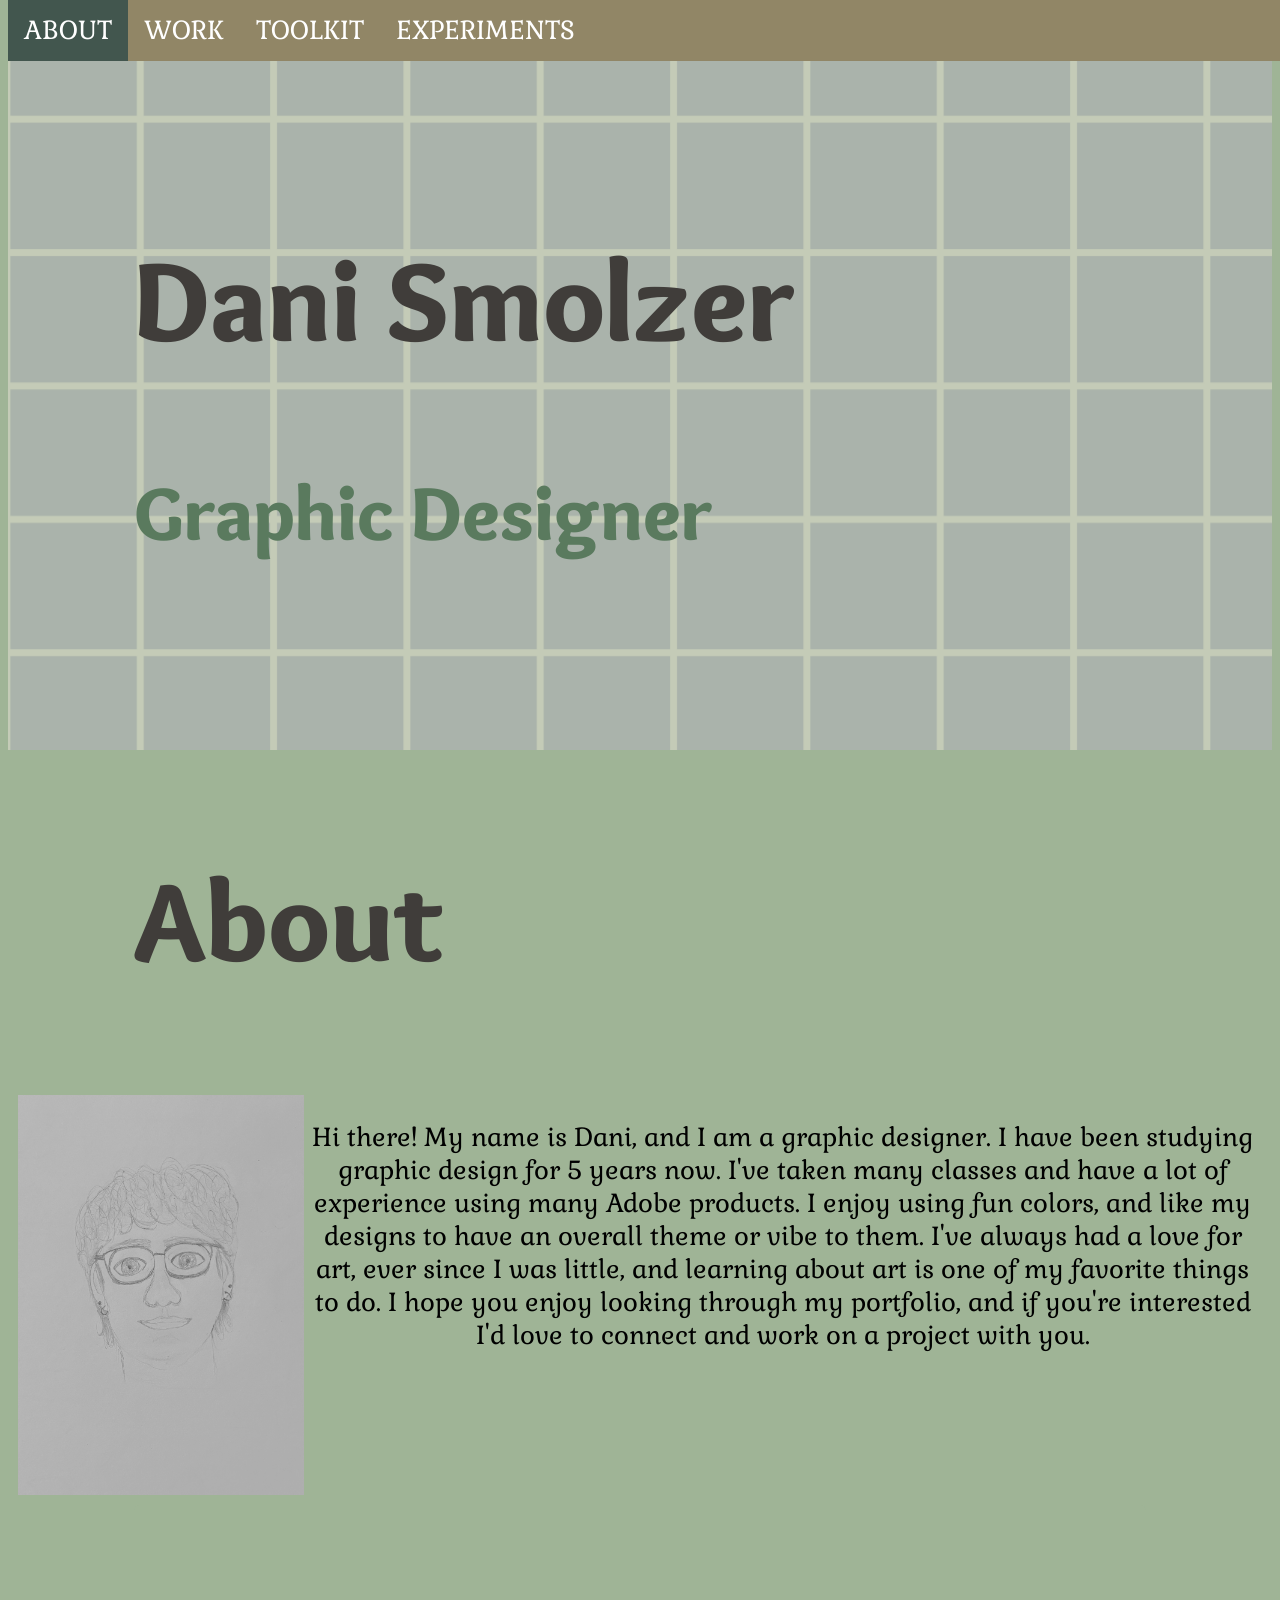
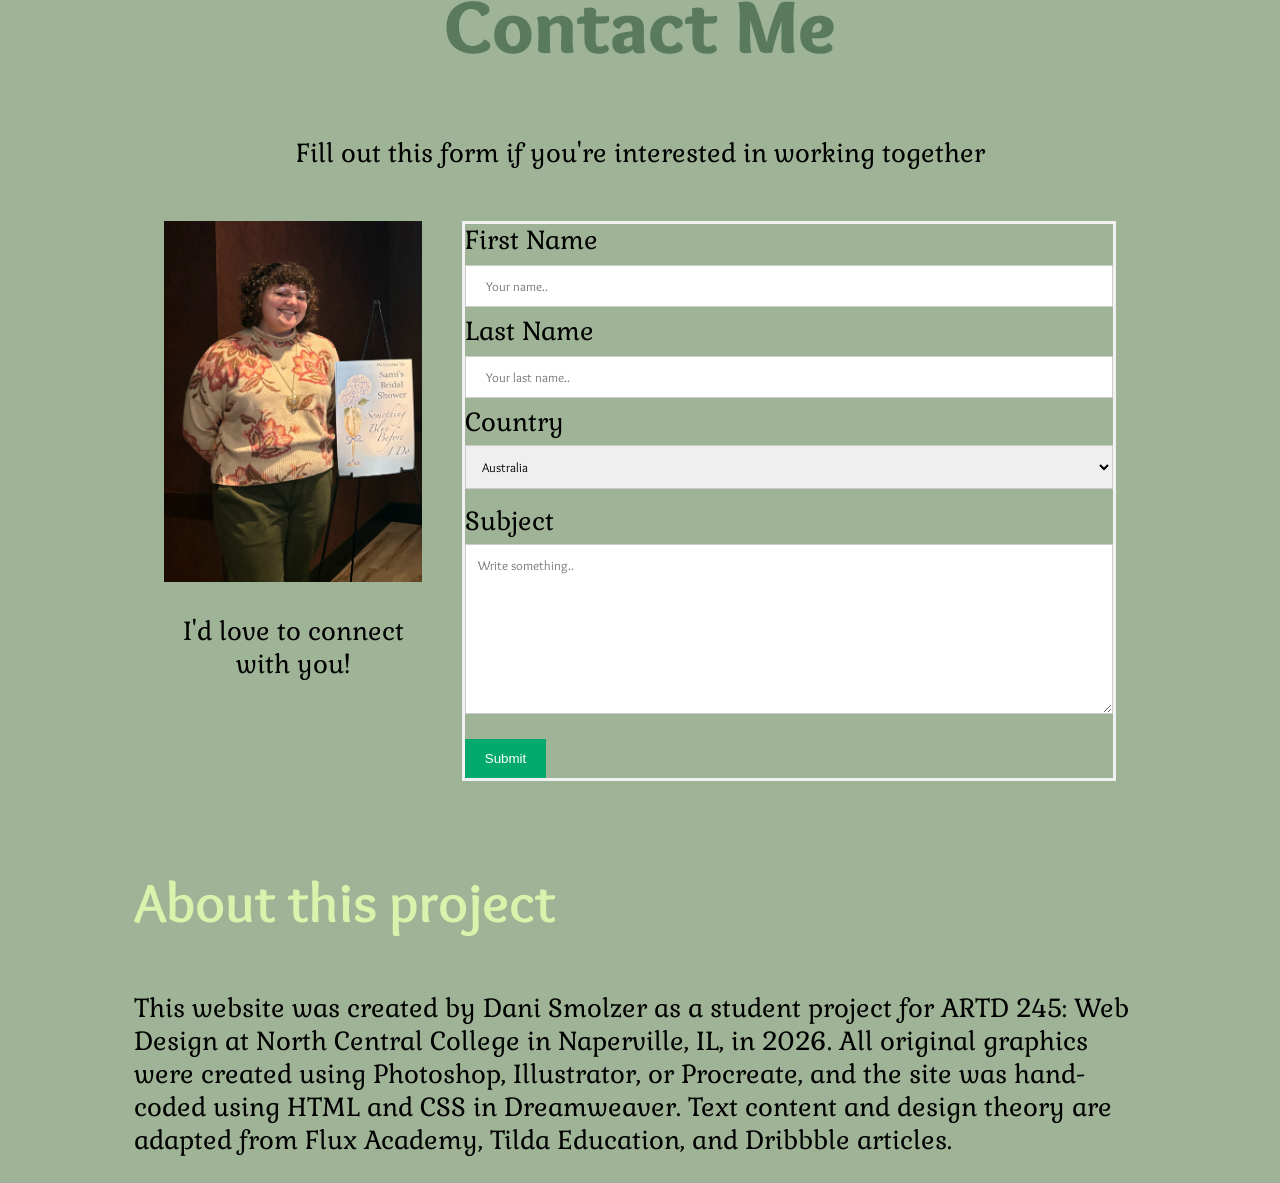
<file: index.html>
<!doctype html>
<html>
<head>
<meta charset="UTF-8">
<title>About</title>
<link href="style.css" rel="stylesheet" type="text/css">
	<link rel="preconnect" href="https://fonts.googleapis.com">
<link rel="preconnect" href="https://fonts.gstatic.com" crossorigin>
<link href="https://fonts.googleapis.com/css2?family=Gabriela&family=Glass+Antiqua&family=Overlock:wght@400;700;900&display=swap" rel="stylesheet">
</head>

<body class="sectionBG">
	<nav> <!--Navigation bar-->
	<ul class="topnav">
  <li><a class="active" href="about.html">ABOUT</a></li>
  <li><a href="work.html">WORK</a></li>
  <li><a href="toolkit.html">TOOLKIT</a></li>
  <li><a href="experiments.html">EXPERIMENTS</a></li>
</ul>
	</nav>
	
	<section class="hero">
	<h1>Dani Smolzer</h1>
		<h2>Graphic Designer</h2>			 
	</section>
	
	
	<section>
	<header>
	<h1>About</h1>
	
	</header>
	</section>
	<section class="flexcontainer">
	<img src="Images/Me_drawing.png" alt="image" width="400" height="400">
		<p>Hi there! My name is Dani, and I am a graphic designer. I have been studying graphic design for 5 years now. I've taken many classes and have a lot of experience using many Adobe products. I enjoy using fun colors, and like my designs to have an overall theme or vibe to them. I've always had a love for art, ever since I was little, and learning about art is one of my favorite things to do. I hope you enjoy looking through my portfolio, and if you're interested I'd love to connect and work on a project with you.</p>
	</section>
	
	
	<section>
	
<div class="container">
  <div style="text-align:center">
    <h2>Contact Me</h2>
    <p>Fill out this form if you're interested in working together</p>
  </div>
  <div class="row">
    <div class="columnLeft">
      <img src="Images/me.png" alt="image" width="100%">
		<p class="textcenter">I'd love to connect with you!</p>
    </div><!--code for contact boxes-->
    <div class="columnRight">
      <form action="/action_page.php">
        <label for="fname">First Name</label>
        <input type="text" id="fname" name="firstname" placeholder="Your name..">
        <label for="lname">Last Name</label>
        <input type="text" id="lname" name="lastname" placeholder="Your last name..">
        <label for="country">Country</label>
        <select id="country" name="country">
          <option value="australia">Australia</option>
          <option value="canada">Canada</option>
          <option value="usa">USA</option>
        </select>
        <label for="subject">Subject</label>
        <textarea id="subject" name="subject" placeholder="Write something.." style="height:170px"></textarea>
        <input type="submit" value="Submit">
      </form>
    </div> 
  </div>
</div>
	</section>
	<section>
<h3>About this project</h3>
<p>This website was created by Dani Smolzer as a student project for ARTD 245: Web Design at North Central College in Naperville, IL, in 2026. All original graphics were created using Photoshop, Illustrator, or Procreate, and the site was hand-coded using HTML and CSS in Dreamweaver. Text content and design theory are adapted from Flux Academy, Tilda Education, and Dribbble articles.
</p>
	</section>
	
</body>
</html>
</file>
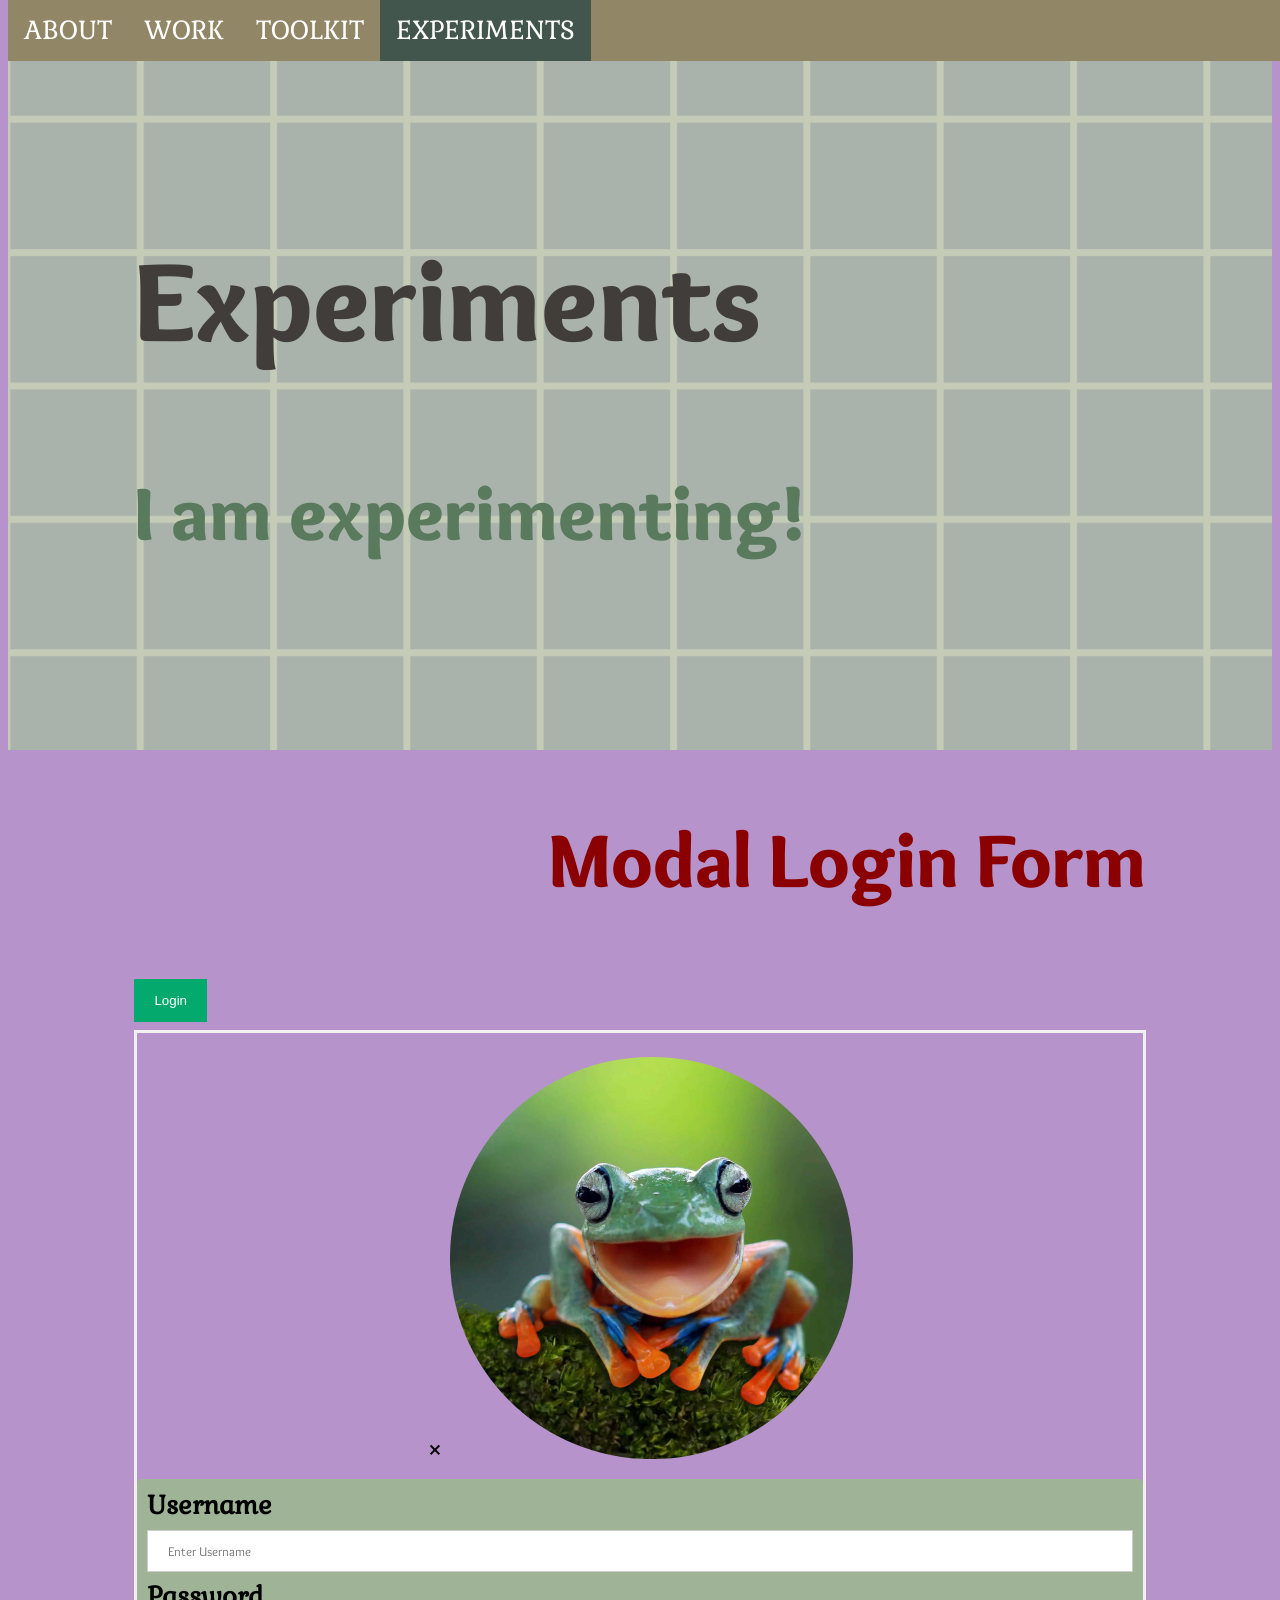
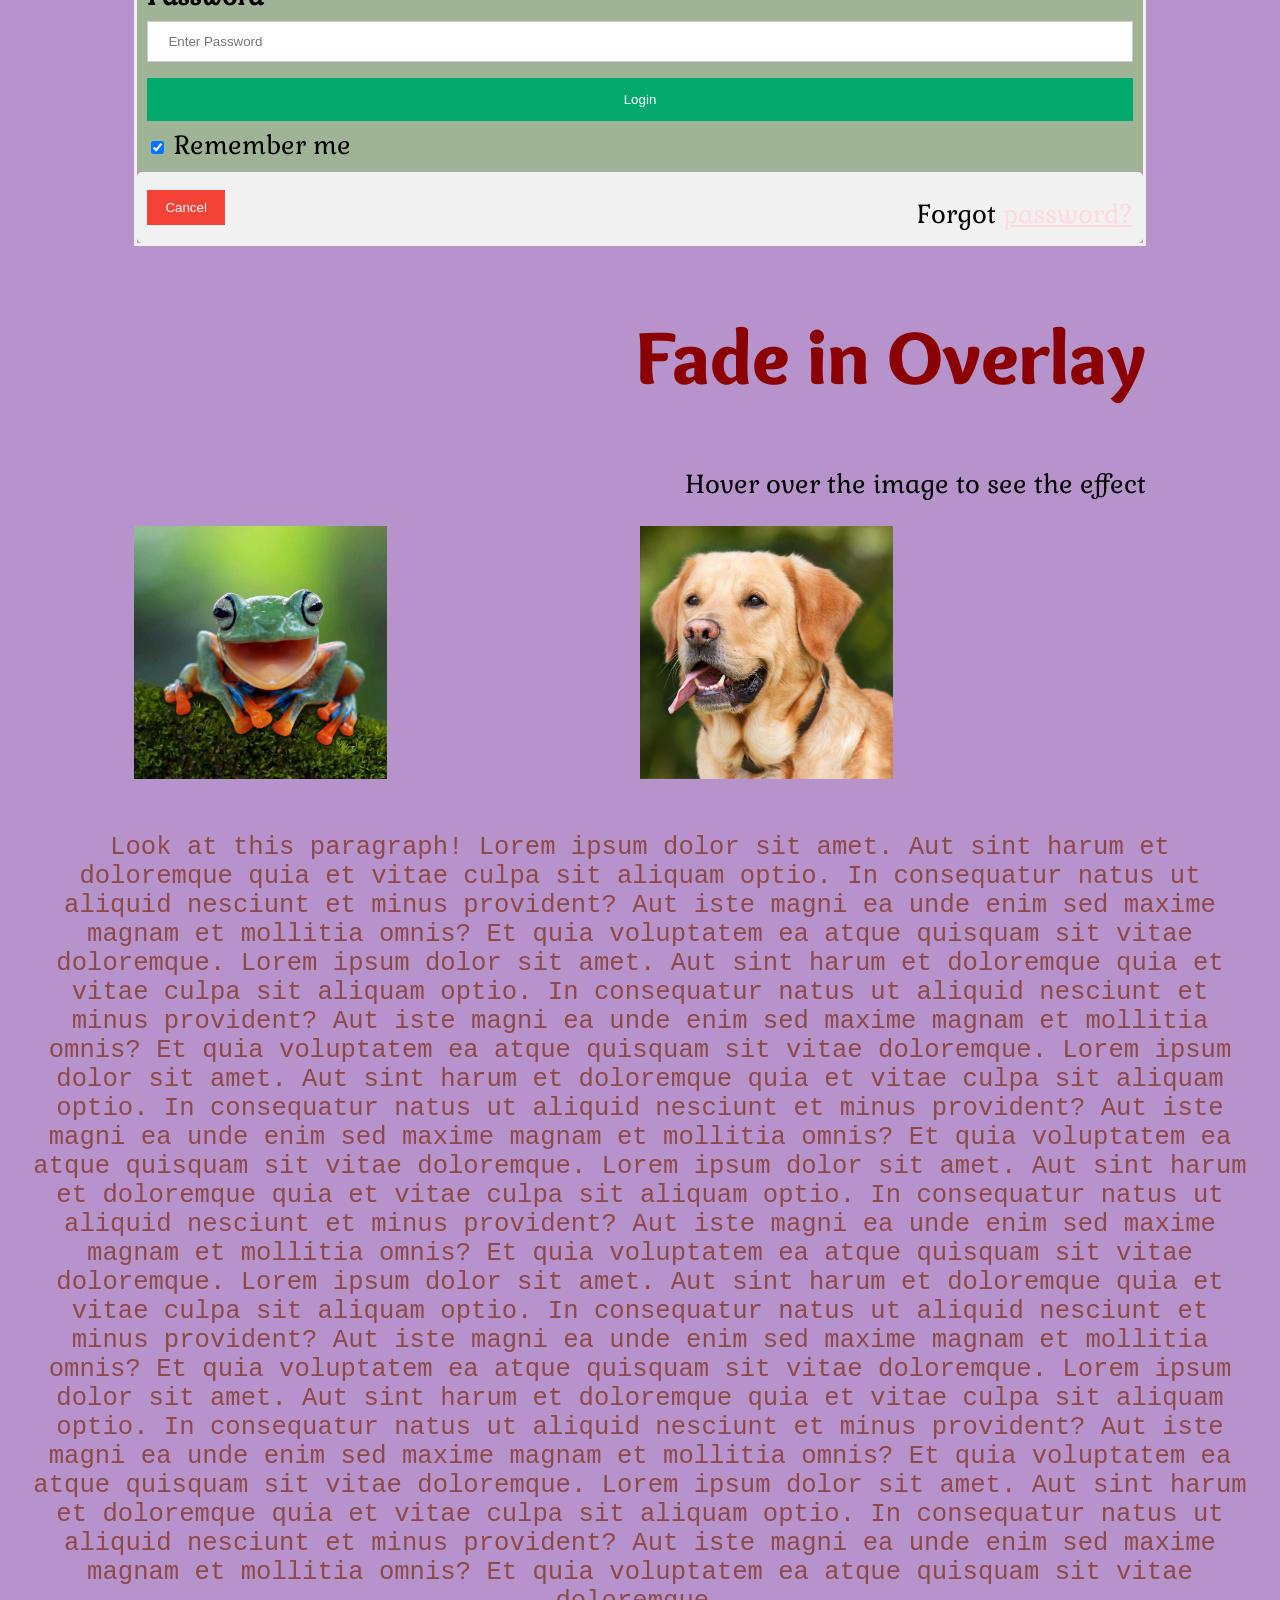
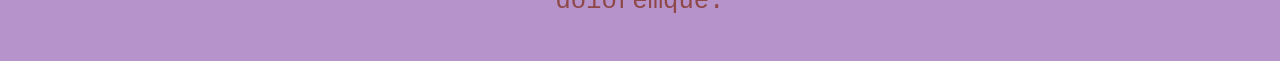
<file: experiments.html>
<!doctype html>
<html>
<head>
<meta charset="UTF-8">
<title>Experiments</title>
<link href="style.css" rel="stylesheet" type="text/css">
	<link rel="preconnect" href="https://fonts.googleapis.com">
<link rel="preconnect" href="https://fonts.gstatic.com" crossorigin>
<link href="https://fonts.googleapis.com/css2?family=Gabriela&family=Glass+Antiqua&family=Overlock:wght@400;700;900&display=swap" rel="stylesheet">
</head>

<body style="background-color:#b694cb">
	
	<nav>
	<ul class="topnav">
  <li><a href="about.html">ABOUT</a></li>
  <li><a href="work.html">WORK</a></li>
  <li><a href="toolkit.html">TOOLKIT</a></li>
  <li><a class="active" href="experiments.html">EXPERIMENTS</a></li>
</ul>
	</nav>
	
	<section class="hero">
	<h1>Experiments</h1>
	<h2>I am experimenting!</h2>
	</section>
	
	
	<section>
		<h2 align="right" class="experiment_title">Modal Login Form</h2>
<button onclick="document.getElementById('id01').style.display='block'" style="width:auto;">Login</button>

<div id="id01" class="modal">
  
  <form class="modal-content animate" action="/action_page.php" method="post">
    <div class="imgcontainer">
      <span onclick="document.getElementById('id01').style.display='none'" class="close" title="Close Modal">&times;</span>
      <img src="Images/frog.jpg" alt="Avatar" class="avatar">
    </div>

    <div class="container">
      <label for="uname"><b>Username</b></label>
      <input type="text" placeholder="Enter Username" name="uname" required>

      <label for="psw"><b>Password</b></label>
      <input type="password" placeholder="Enter Password" name="psw" required>
        
      <button type="submit">Login</button>
      <label>
        <input type="checkbox" checked="checked" name="remember"> Remember me
      </label>
    </div>

    <div class="container" style="background-color:#f1f1f1">
      <button type="button" onclick="document.getElementById('id01').style.display='none'" class="cancelbtn">Cancel</button>
      <span class="psw">Forgot <a href="#">password?</a></span>
    </div>
  </form>
</div>
	</section>
	
	<section>
<h2 align="right" class="experiment_title">Fade in Overlay</h2>
<p align="right">Hover over the image to see the effect</p>
	</section>
	
	<section class="center">
<div class="container3">
  <img src="Images/frog.jpg" alt="Avatar" width="50%">
  <div class="overlay">
    <div class="text">This is a frog</div>
  </div>
</div>
		<div class="container3">
  <img src="Images/Dog.png" alt="Avatar" width="50%">
  <div class="overlay">
    <div class="text">This is a dog</div>
  </div>
</div>
	</section>
	<p class="experiment_text"> Look at this paragraph! Lorem ipsum dolor sit amet. Aut sint harum et doloremque quia et vitae culpa sit aliquam optio. In consequatur natus ut aliquid nesciunt et minus provident? Aut iste magni ea unde enim sed maxime magnam et mollitia omnis? Et quia voluptatem ea atque quisquam sit vitae doloremque. Lorem ipsum dolor sit amet. Aut sint harum et doloremque quia et vitae culpa sit aliquam optio. In consequatur natus ut aliquid nesciunt et minus provident? Aut iste magni ea unde enim sed maxime magnam et mollitia omnis? Et quia voluptatem ea atque quisquam sit vitae doloremque. Lorem ipsum dolor sit amet. Aut sint harum et doloremque quia et vitae culpa sit aliquam optio. In consequatur natus ut aliquid nesciunt et minus provident? Aut iste magni ea unde enim sed maxime magnam et mollitia omnis? Et quia voluptatem ea atque quisquam sit vitae doloremque. Lorem ipsum dolor sit amet. Aut sint harum et doloremque quia et vitae culpa sit aliquam optio. In consequatur natus ut aliquid nesciunt et minus provident? Aut iste magni ea unde enim sed maxime magnam et mollitia omnis? Et quia voluptatem ea atque quisquam sit vitae doloremque. Lorem ipsum dolor sit amet. Aut sint harum et doloremque quia et vitae culpa sit aliquam optio. In consequatur natus ut aliquid nesciunt et minus provident? Aut iste magni ea unde enim sed maxime magnam et mollitia omnis? Et quia voluptatem ea atque quisquam sit vitae doloremque. Lorem ipsum dolor sit amet. Aut sint harum et doloremque quia et vitae culpa sit aliquam optio. In consequatur natus ut aliquid nesciunt et minus provident? Aut iste magni ea unde enim sed maxime magnam et mollitia omnis? Et quia voluptatem ea atque quisquam sit vitae doloremque. Lorem ipsum dolor sit amet. Aut sint harum et doloremque quia et vitae culpa sit aliquam optio. In consequatur natus ut aliquid nesciunt et minus provident? Aut iste magni ea unde enim sed maxime magnam et mollitia omnis? Et quia voluptatem ea atque quisquam sit vitae doloremque.</p>
	
</body>
</html>
</file>
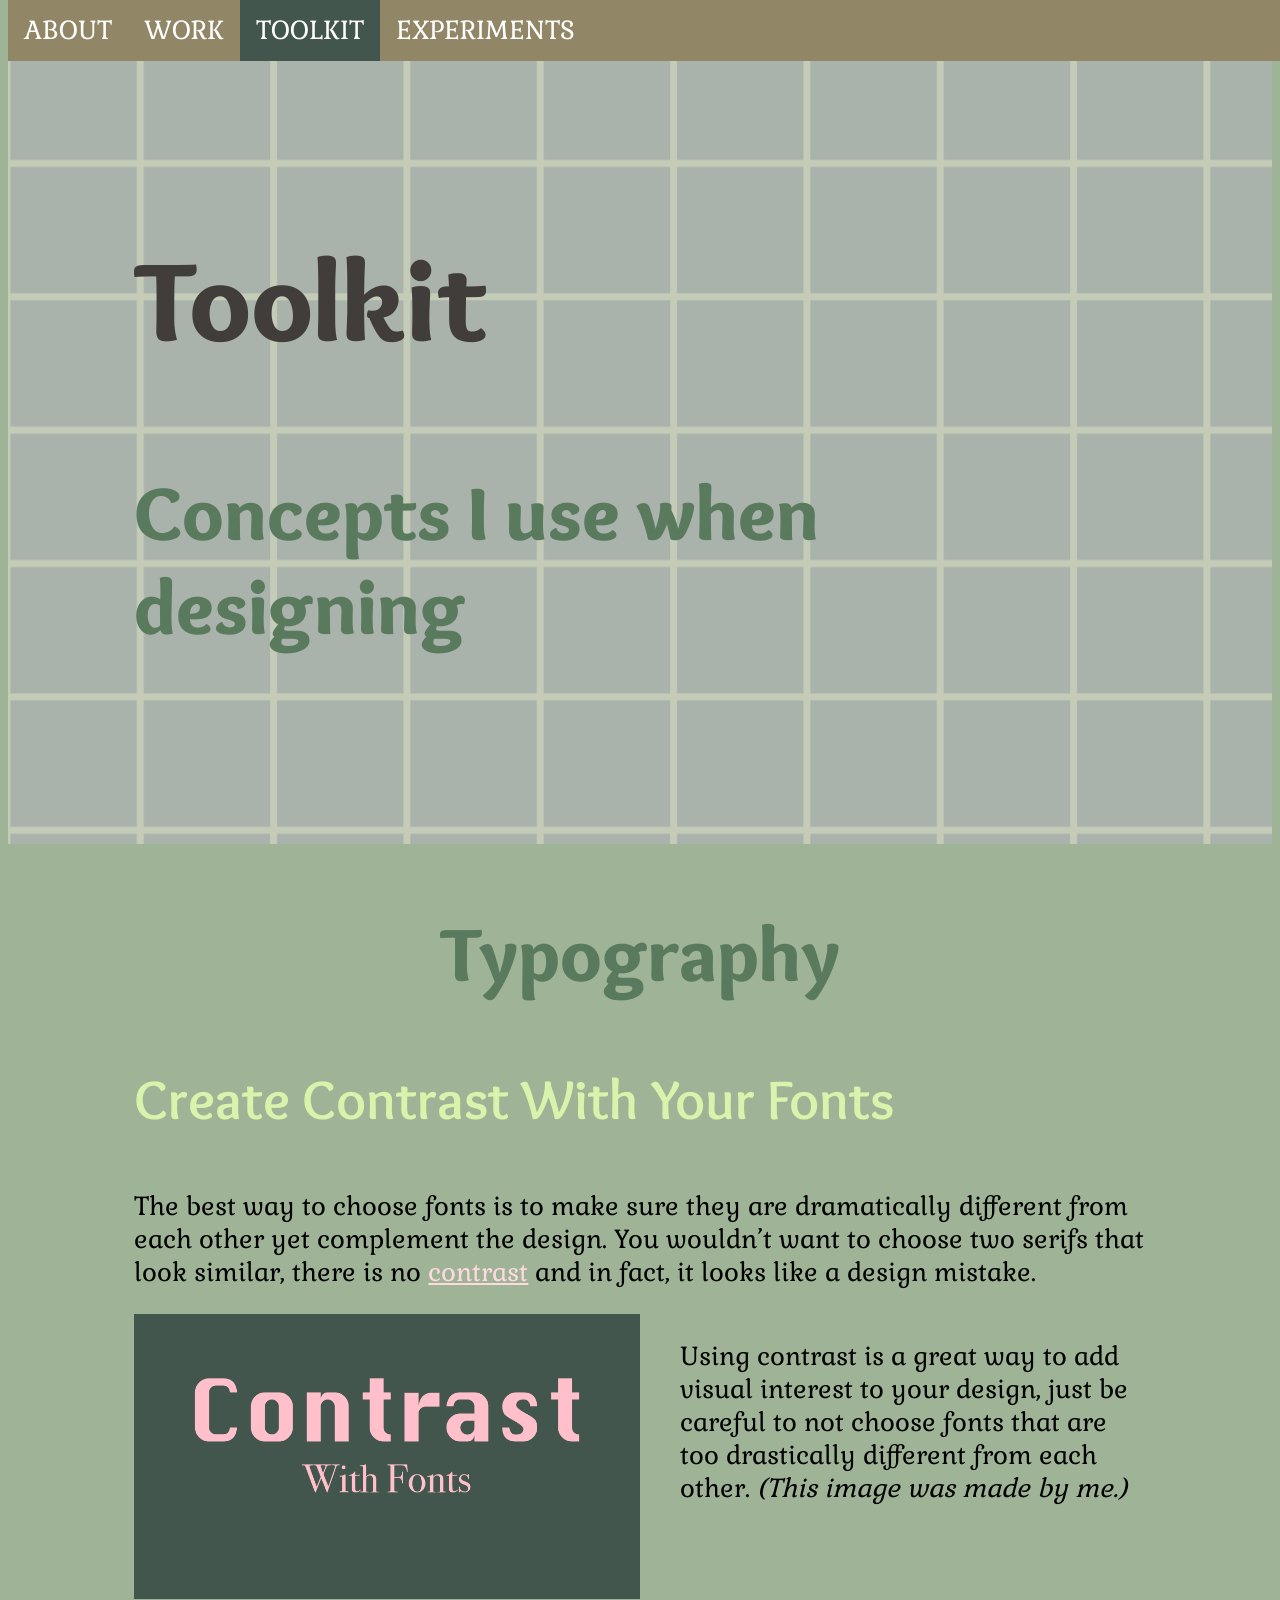
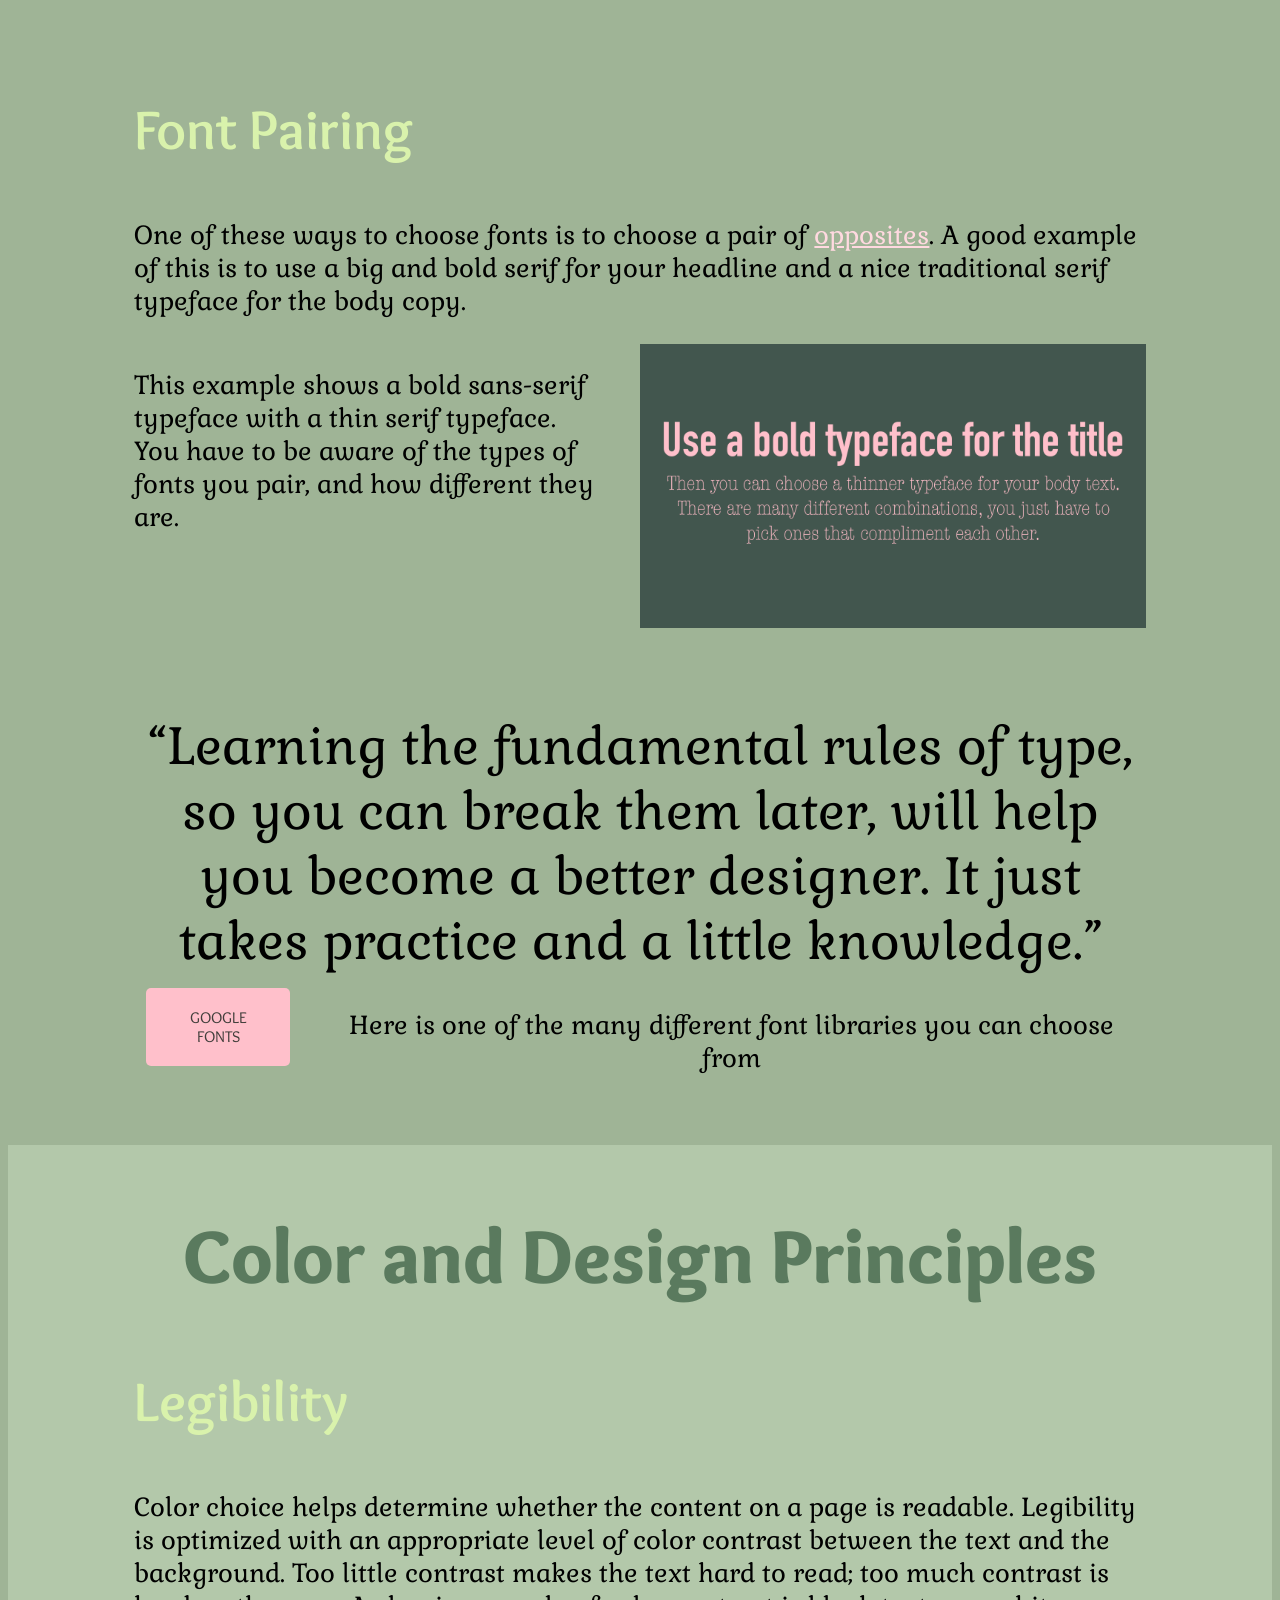
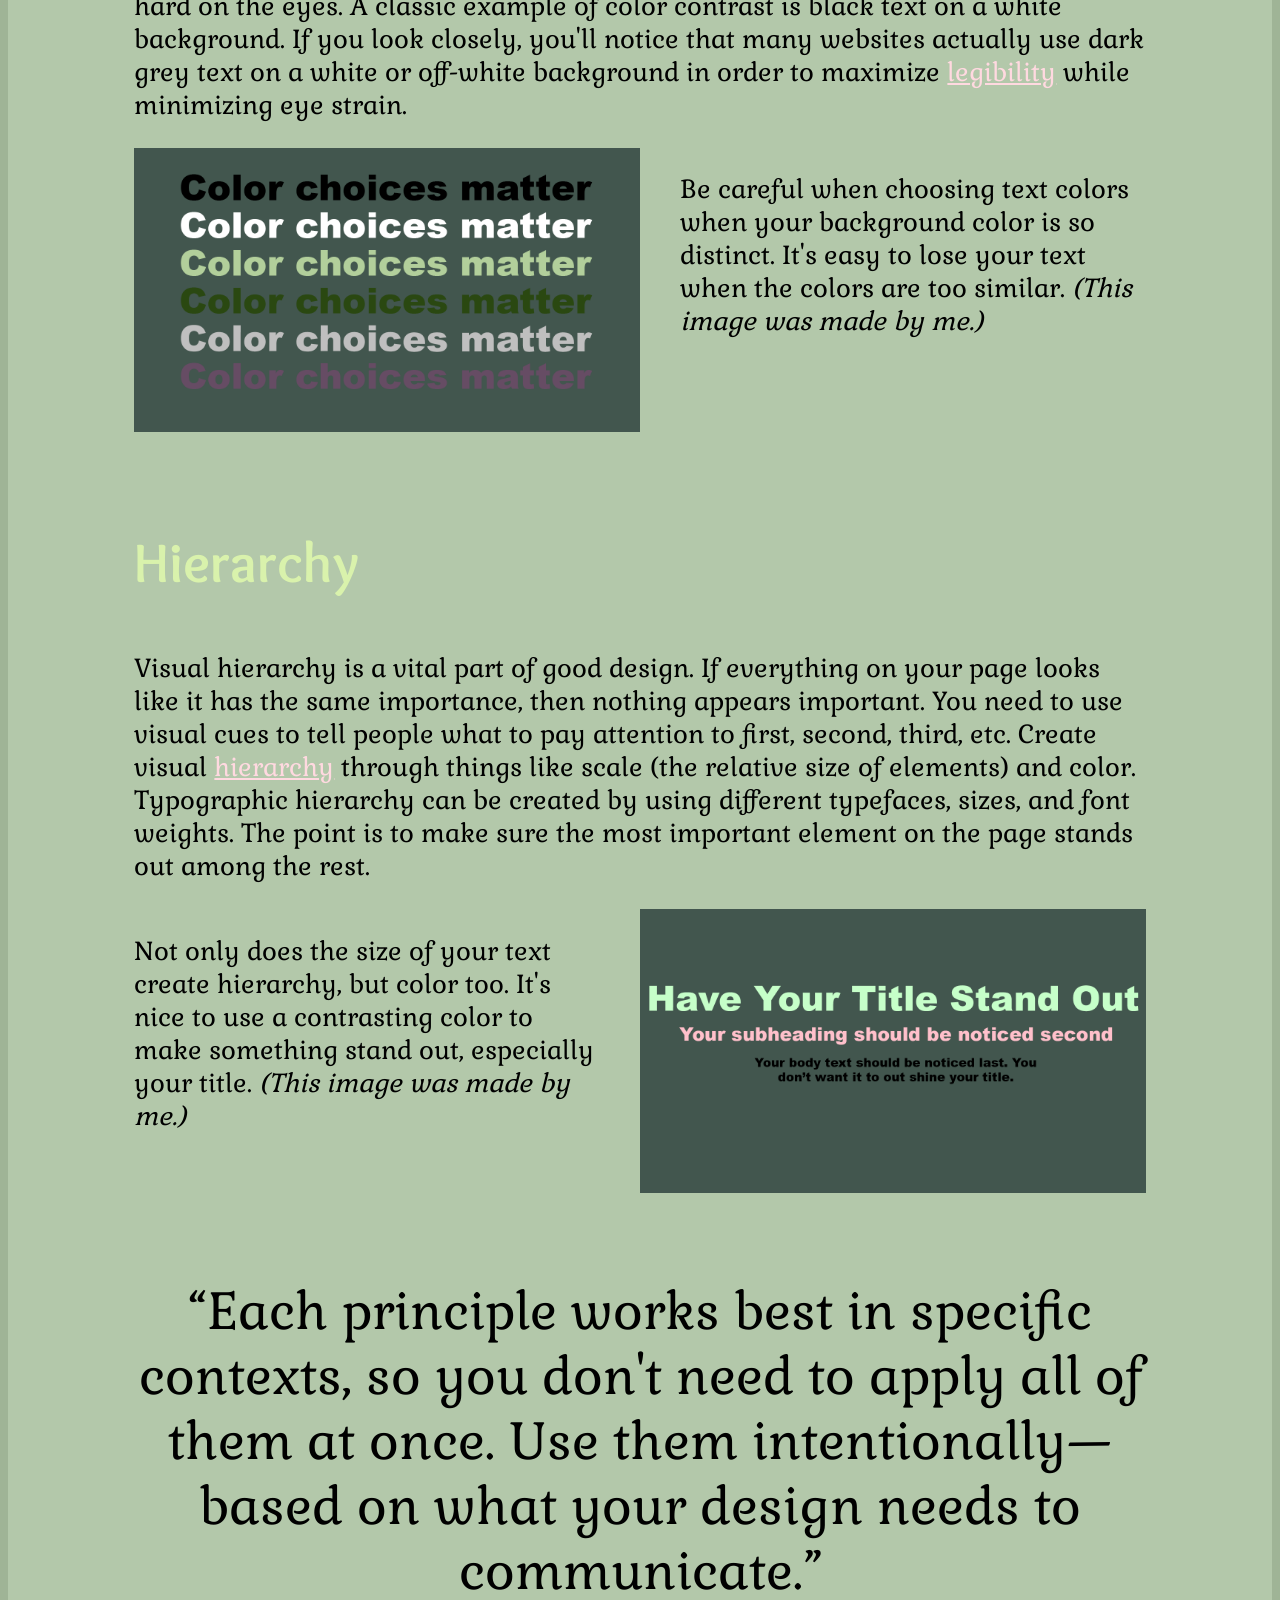
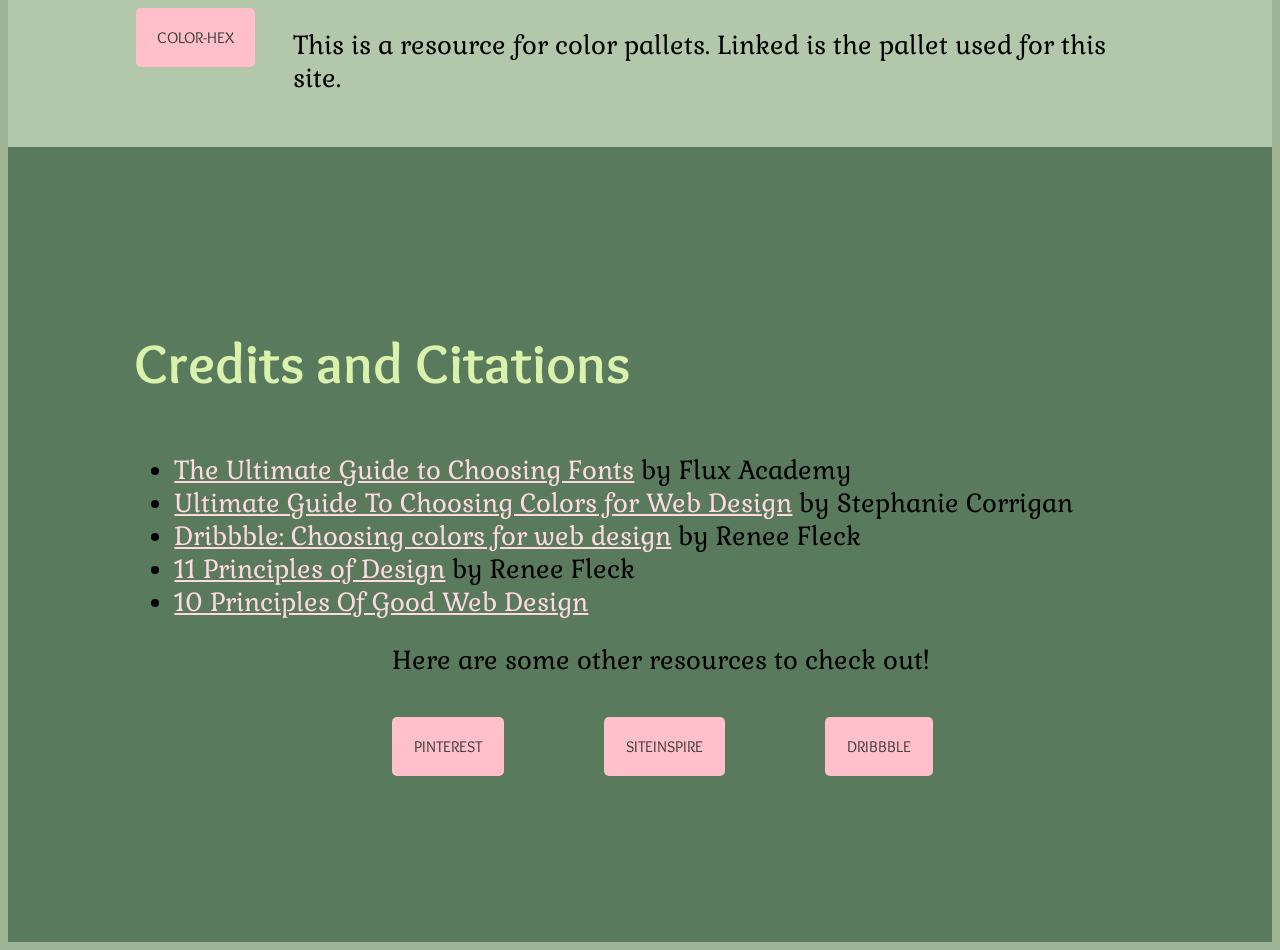
<file: toolkit.html>
<!doctype html>
<html>
<head>
<meta charset="UTF-8">
<title>Toolkit</title>
<link href="style.css" rel="stylesheet" type="text/css">
	<link rel="preconnect" href="https://fonts.googleapis.com">
<link rel="preconnect" href="https://fonts.gstatic.com" crossorigin>
<link href="https://fonts.googleapis.com/css2?family=Gabriela&family=Glass+Antiqua&family=Overlock:wght@400;700;900&display=swap" rel="stylesheet">
</head>

<body class="sectionBG">
	<nav>
	<ul class="topnav">
  <li><a href="about.html">ABOUT</a></li>
  <li><a href="work.html">WORK</a></li>
  <li><a class="active" href="toolkit.html">TOOLKIT</a></li>
  <li><a href="experiments.html">EXPERIMENTS</a></li>
</ul>
	</nav>
	
	<section class="hero">
	<h1>Toolkit</h1>
	<h2>Concepts I use when designing</h2>

	</section>
	

	
	<section><!--Typography Section-->
		<h2 class="textcenter">Typography</h2>
		<h3>Create Contrast With Your Fonts</h3>
		<p>The best way to choose fonts is to make sure they are dramatically different from each other yet complement the design. You wouldn’t want to choose two serifs that look similar, there is no <a href="https://www.virtualartacademy.com/contrast-in-art/" target="_blank"> contrast</a> and in fact, it looks like a design mistake.</p>
		<div class="center">
			<img class="leftImage" src="Images/contrast.png" alt="Image showing font contrast" width="50%"/>
			<p>Using contrast is a great way to add visual interest to your design, just be careful to not choose fonts that are too drastically different from each other. <cite>(This image was made by me.)</cite></p>
		</div>
		
		<h3>Font Pairing</h3>
		<p>One of these ways to choose fonts is to choose a pair of <a href="https://www.pinterest.com/ideas/opposites-art/917861346001/" target="_blank"> opposites</a>. A good example of this is to use a big and bold serif for your headline and a nice traditional serif typeface for the body copy.</p>
		
		<div class="center">
			<p>This example shows a bold sans-serif typeface with a thin serif typeface. You have to be aware of the types of fonts you pair, and how different they are.</p>
			<img class="rightImage" src="Images/Type_pairing.png" alt="image explaining how to pair fonts" width="50%"/> 
		</div>
		
		<p></p>
	<div class="quotealign">
		<q>Learning the fundamental rules of type, so you can break them later, will help you become a better designer. It just takes practice and a little knowledge.</q>
		</div>
	
		<div class="flexcontainer">
		<a class="leftImage" href="https://fonts.google.com/?preview.script=Latn" target="_blank"> <button class="button">GOOGLE FONTS</button> </a>
		<p>Here is one of the many different font libraries you can choose from</p>
			</div>
  		<p></p>
	</section><!--End section-->
	
	<section class="sectionBG2"><!--Color and Design Section-->
		<h2 class="textcenter">Color and Design Principles</h2>
		<h3>Legibility</h3>
		<p>Color choice helps determine whether the content on a page is readable. Legibility is optimized with an appropriate level of color contrast between the text and the background. Too little contrast makes the text hard to read; too much contrast is hard on the eyes. A classic example of color contrast is black text on a white background. If you look closely, you'll notice that many websites actually use dark grey text on a white or off-white background in order to maximize <a href="https://hyperallergic.com/let-legibility-in-art-be-damned-leah-ke-yi-zheng/" target="_blank"> legibility</a>  while minimizing eye strain.
</p>
		<div class="center">
		<img class="leftImage" src="Images/Legibility.png" alt="image showing legibility of colors on a background" width="50%"> <p>Be careful when choosing text colors when your background color is so distinct. It's easy to lose your text when the colors are too similar. <cite>(This image was made by me.)</cite></p>	
		</div>
			
		
		<h3>Hierarchy</h3>
		<p>Visual hierarchy is a vital part of good design. If everything on your page looks like it has the same importance, then nothing appears important. You need to use visual cues to tell people what to pay attention to first, second, third, etc.
Create visual <a href="https://finearttutorials.com/guide/visual-hierarchy/" target="_blank">hierarchy</a> through things like scale (the relative size of elements) and color. Typographic hierarchy can be created by using different typefaces, sizes, and font weights.
The point is to make sure the most important element on the page stands out among the rest.
</p>
		<div class="center">
		<p>Not only does the size of your text create hierarchy, but color too. It's nice to use a contrasting color to make something stand out, especially your title. <cite>(This image was made by me.)</cite></p>
			<img class="rightImage" src="Images/Hierarchy.png" alt="image showing a layout of hierarchy with colors" width="50%">
		</div>
	
		<p></p>
	
	<p></p>
<div class="quotealign">
		<q>Each principle works best in specific contexts, so you don't need to apply all of them at once. Use them intentionally—based on what your design needs to communicate.</q>
	</div>
		<div class="center">
		<a class="leftImage" href="https://www.color-hex.com/color-palette/1083807" target="_blank">
		<button class="button">COLOR-HEX</button>
		</a>
		<p>This is a resource for color pallets. Linked is the pallet used for this site.</p>
			</div>
		<p></p>
	</section>
	
	<footer><!--Resources and credit-->
	<div >
		<h3>Credits and Citations</h3>
		</div>
		<ul>
			<li><a href= "https://www.flux-academy.com/blog/the-ultimate-guide-to-choosing-fonts" target="_blank">The Ultimate Guide to Choosing Fonts</a> by Flux Academy</li>
			<li><a href= "https://www.flux-academy.com/blog/ultimate-guide-to-choosing-colors-for-web-design" target="_blank">Ultimate Guide To Choosing Colors for Web Design</a> by Stephanie Corrigan</li>
			<li><a href= "https://dribbble.com/stories/2018/12/19/choosing-colors-for-web-design-a-practical-ui-color-application-guide" target="_blank">Dribbble: Choosing colors for web design</a> by Renee Fleck</li>
			<li><a href= "https://dribbble.com/resources/education/principles-of-design" target="_blank">11 Principles of Design</a> by Renee Fleck</li>
			<li><a href= "https://tilda.education/en/web-design-principles" target="_blank">10 Principles Of Good Web Design</a></li>
			
		
		<p class="center">Here are some other resources to check out!</p>
		<div class="flexcontainer">
		<div>
			<a href="https://www.pinterest.com" target="_blank">
		<button class="button">PINTEREST</button>
		</a>
			</div>
		
		<div>
			<a href="https://www.siteinspire.com" target="_blank">
		<button class="button">SITEINSPIRE</button>
		</a>	
			</div>	
		
			<div>
			<a href="https://dribbble.com/tags/web-design-inspiration" target="_blank">
		<button class="button">DRIBBBLE</button>
		</a>
				</div>
			</div>
	</footer>
</body>
</html>
</file>
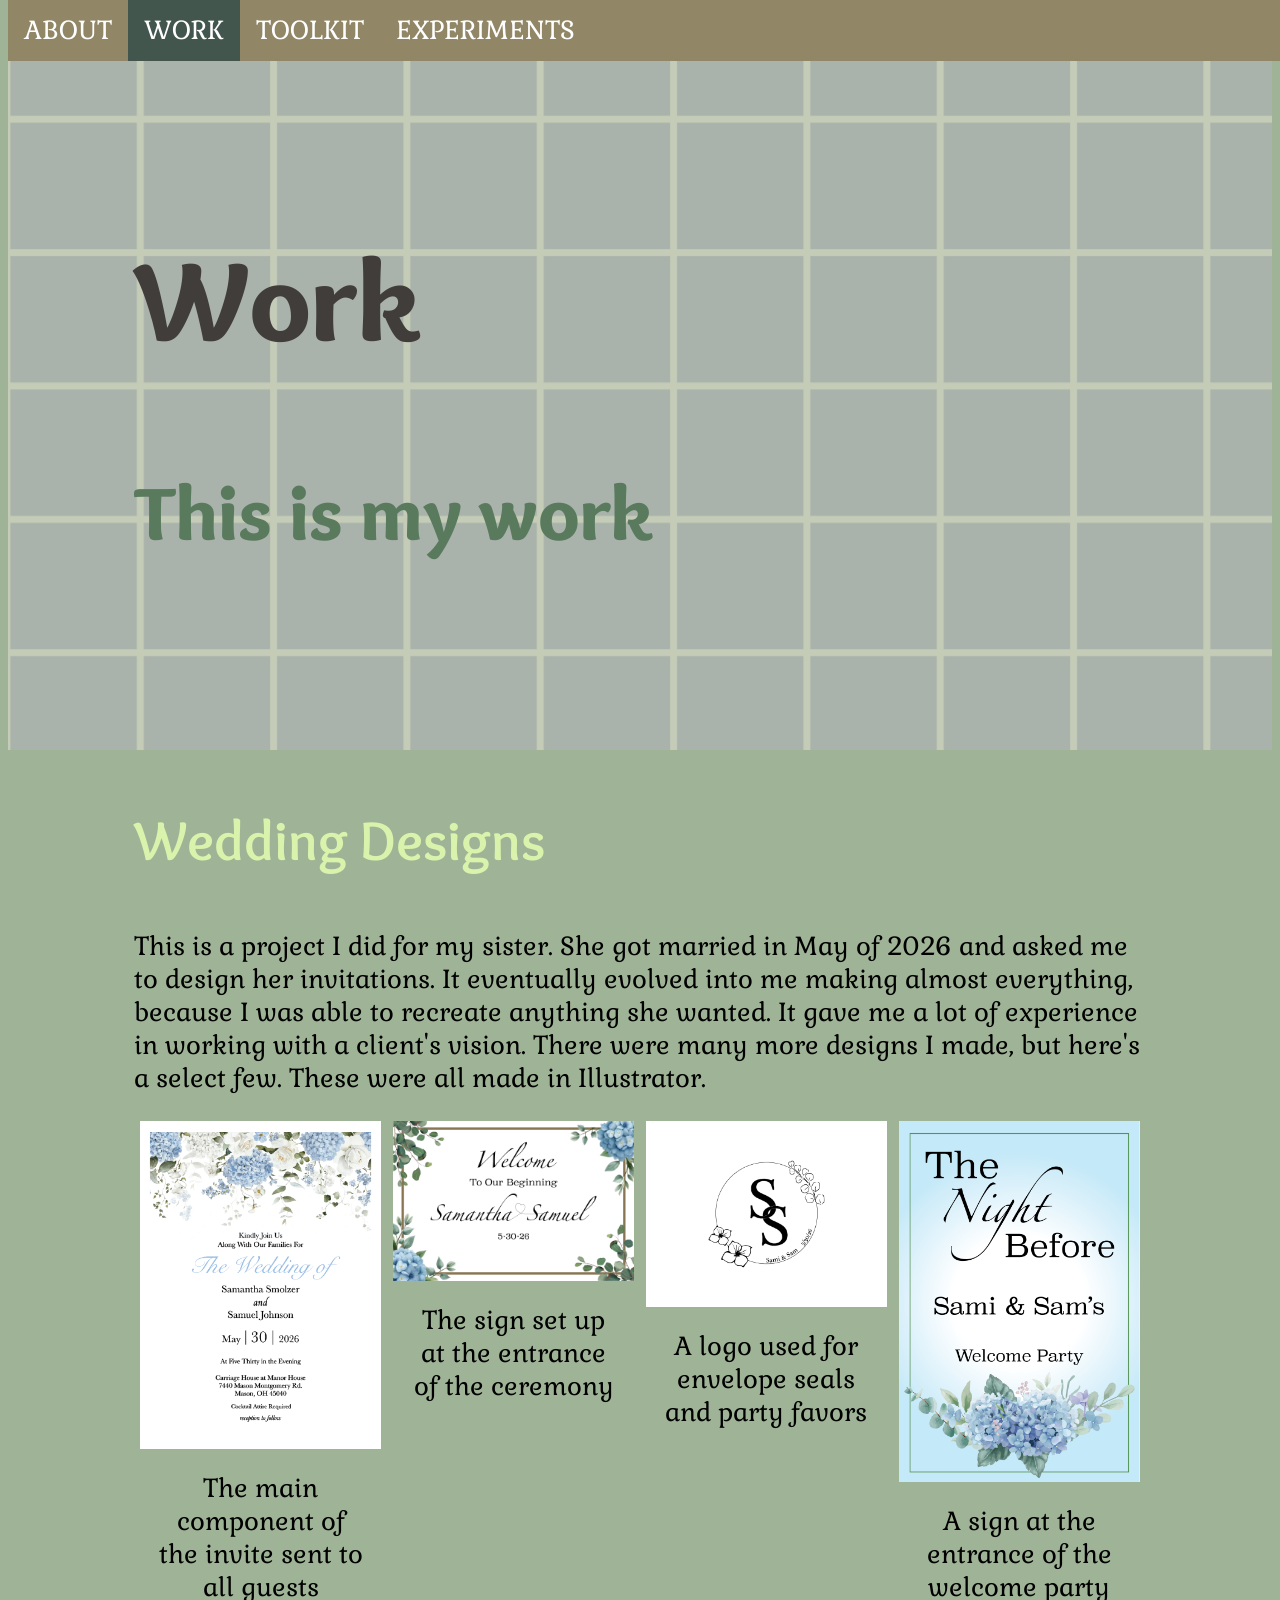
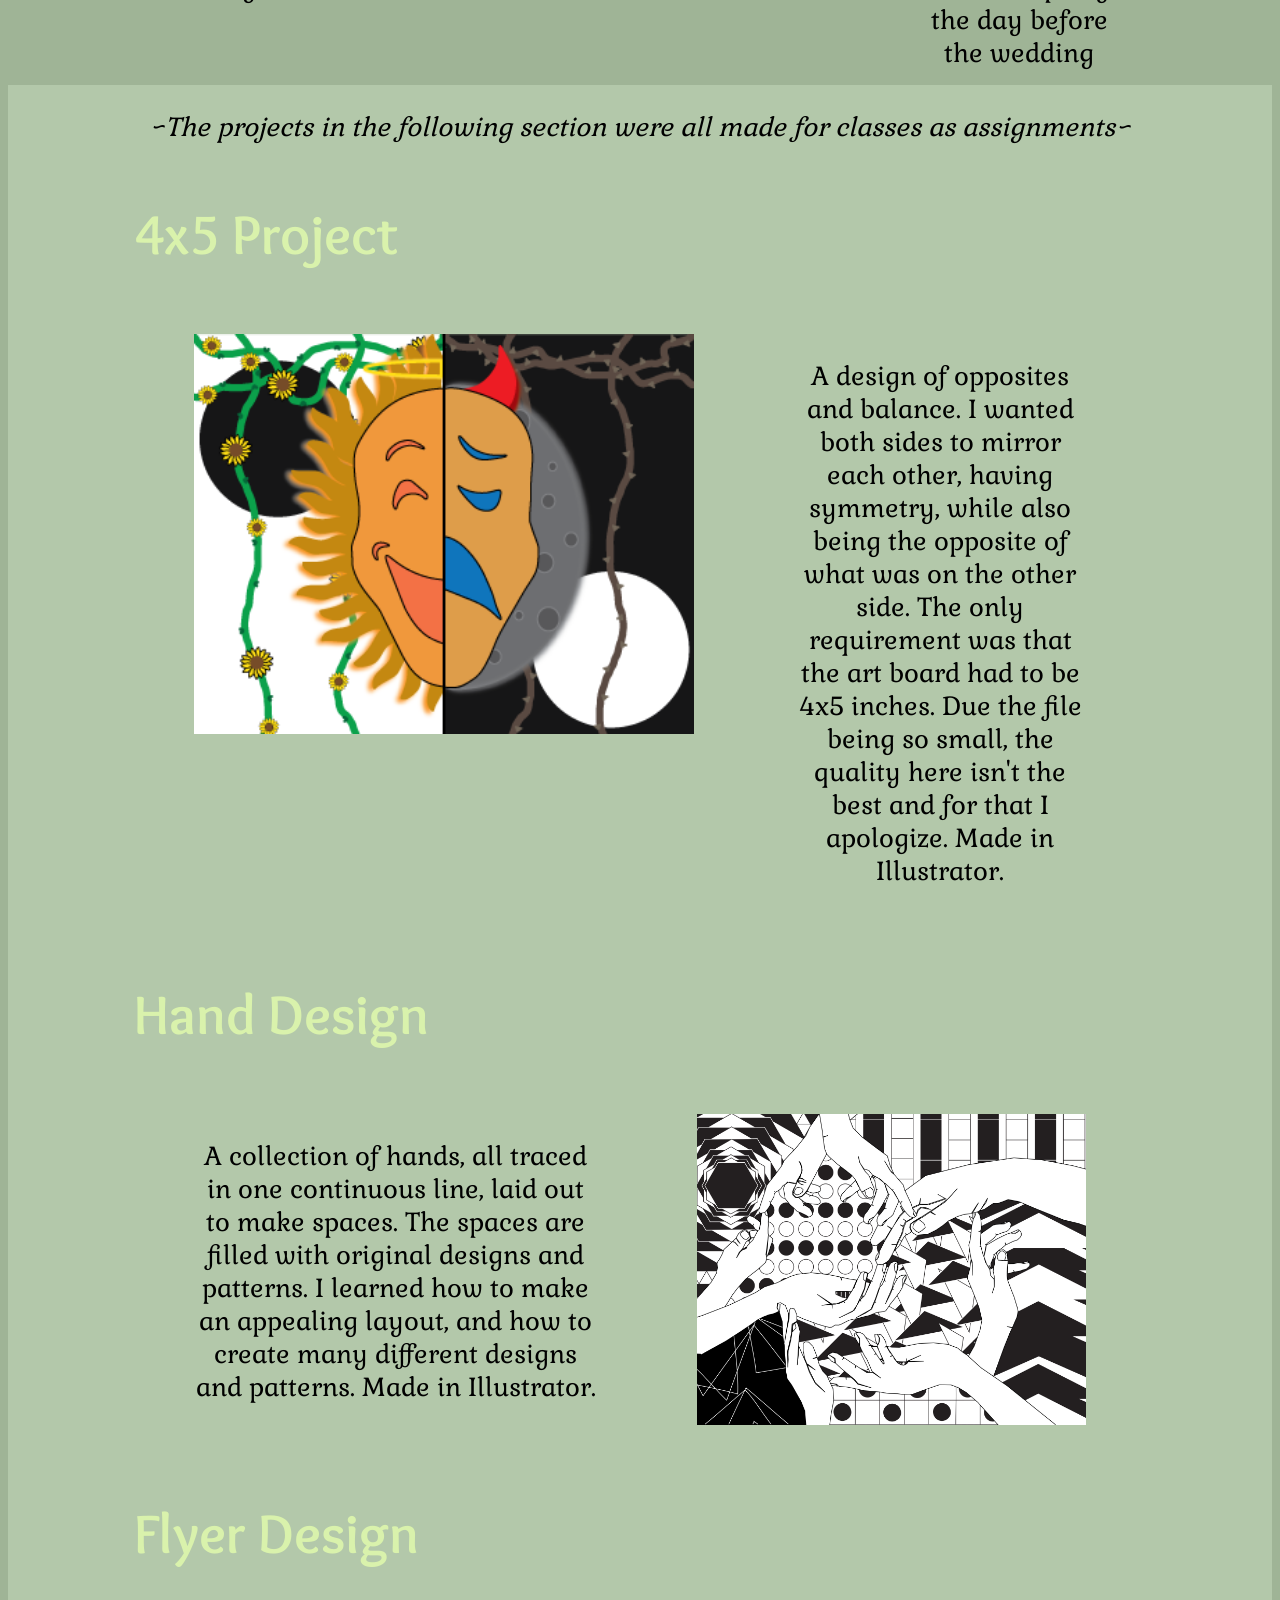
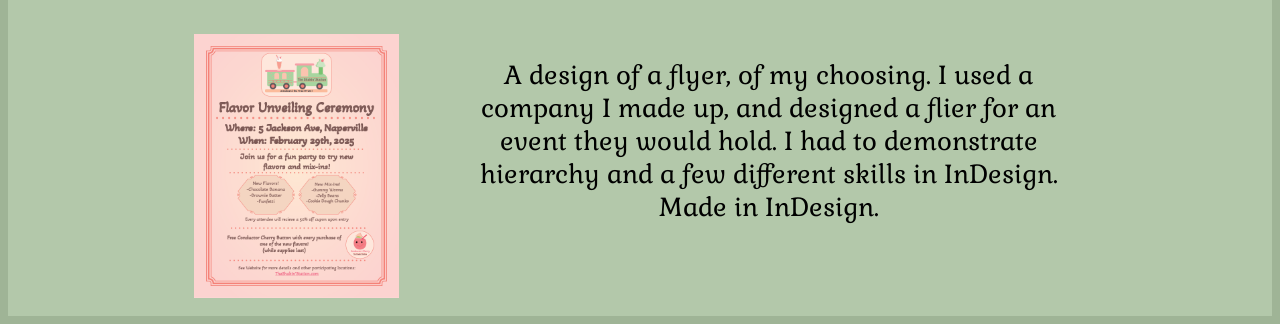
<file: work.html>
<!doctype html>
<html>
<head>
<meta charset="UTF-8">
<title>Work</title>
<link href="style.css" rel="stylesheet" type="text/css">
	<link rel="preconnect" href="https://fonts.googleapis.com">
<link rel="preconnect" href="https://fonts.gstatic.com" crossorigin>
<link href="https://fonts.googleapis.com/css2?family=Gabriela&family=Glass+Antiqua&family=Overlock:wght@400;700;900&display=swap" rel="stylesheet">
</head>

<body class="sectionBG">
	<nav>
	<ul class="topnav">
  <li><a  href="about.html">ABOUT</a></li>
  <li><a class="active" href="work.html">WORK</a></li>
  <li><a href="toolkit.html">TOOLKIT</a></li>
  <li><a href="experiments.html">EXPERIMENTS</a></li>
</ul>
	</nav>
	
	<section class="hero">
	<h1>Work</h1>
	<h2>This is my work</h2>
	</section>
	
	
	<section>
		<h3>Wedding Designs</h3>
			<p>This is a project I did for my sister. She got married in May of 2026 and asked me to design her invitations. It eventually evolved into me making almost everything, because I was able to recreate anything she wanted. It gave me a lot of experience in working with a client's vision. There were many more designs I made, but here's a select few. These were all made in Illustrator.</p>
		
<div class="responsive">
  <div class="gallery">
    <a target="_blank" href="Images/Invite.png">
      <img src="Images/Invite.png" alt="Invitation" width="400" height="400">
    </a>
    <div class="desc">The main component of the invite sent to all guests</div>
  </div>
</div>

<div class="responsive">
  <div class="gallery">
    <a target="_blank" href="Images/Sign.png">
      <img src="Images/Sign.png" alt="Northern Lights" width="400" height="400">
    </a>
    <div class="desc">The sign set up at the entrance of the ceremony</div>
  </div>
</div>

<div class="responsive">
  <div class="gallery">
    <a target="_blank" href="Images/Logo.png">
      <img src="Images/Logo.png" alt="Mountains" width="400" height="400">
    </a>
    <div class="desc">A logo used for envelope seals and party favors</div>
  </div>
</div>
		
<div class="responsive">
  <div class="gallery">
    <a target="_blank" href="Images/welcome.png">
      <img src="Images/welcome.png" alt="Forest" width="400" height="400">
    </a>
    <div class="desc">A sign at the entrance of the welcome party the day before the wedding</div>
  </div>
</div>
		
	
<div class="clearfix"></div>	
	</section>

	<section Class="sectionBG2">
	  <p></p>
		<cite class="center">~The projects in the following section were all made for classes as assignments~</cite>
	<h3>4x5 Project</h3>
	<section class="flexcontainer">
		<div>
			<a target="_blank" href="Images/45.png">
		<img src="Images/45.png" alt="Image" width="500px"/>
			</a>
		</div>
		<div>
		<p>A design of opposites and balance. I wanted both sides to mirror each other, having symmetry, while also being the opposite of what was on the other side. The only requirement was that the art board had to be 4x5 inches. Due the file being so small, the quality here isn't the best and for that I apologize. Made in Illustrator.</p>
		</div>
	</section>

<h3>Hand Design</h3>
	<section class="flexcontainer">
		<div>
		<p>A collection of hands, all traced in one continuous line, laid out to make spaces. The spaces are filled with original designs and patterns. I learned how to make an appealing layout, and how to create many different designs and patterns. Made in Illustrator.</p>
		</div>
		<div>
			<a target="_blank" href="Images/Hands.jpg">
		<img src="Images/Hands.jpg" alt="Image" width="100%"/>
			</a>
				</div>
			
		
	</section>

<h3>Flyer Design</h3>
	<section class="flexcontainer">
		<div>
			<a target="_blank" href="Images/Fly.png">
		<img src="Images/Fly.png" alt="Image" width="130%"/>
			</a>
				</div>
		<div>
		<p>A design of a flyer, of my choosing. I used a company I made up, and designed a flier for an event they would hold. I had to demonstrate hierarchy and a few different skills in InDesign.  Made in InDesign.</p>
		</div>
	</section>
	</section>
	
</body>
</html>
</file>
<file: style.css>
@charset "UTF8";
body {
	font-family: "Overlock", sans-serif;
}
header {
	margin-top:100px;
	z-index:99;
}

h1 {
  
   font-family: "Overlock", sans-serif;
  font-weight: 900;
  font-style: normal;
	font-size: 450%;
	color:#403d3a
}

h3 {
  font-family: "Overlock", sans-serif;
  font-weight: 700;
  font-style: normal;
	font-size: 220%;
	color:#d9f2ac;
}

h2 { font-family: "Overlock", sans-serif;
  font-weight: 900;
  font-style: normal;
	font-size: 300%;
	color:#5a7a5e
}

h4 { 
	  font-family: "Overlock", sans-serif;
  font-weight: 700;
  font-style: normal;
	font-size: 150%;
	color:#403d3a
}
body {  font-family: "Gabriela", serif;
  font-weight: 400;
	font-size: 160%;
  font-style: normal;
	
}

q {
	color:#000000;
	font-size: 200%;	
}
.quotealign {
	padding-top:20px;
	text-align: center;
	justify-content:center;
}

.experiment_title {
	color: darkred;
}
.experiment_text {
	font-family: Consolas, "Andale Mono", "Lucida Console", "Lucida Sans Typewriter", Monaco, "Courier New", "monospace";
	padding: 20px;
	text-align:center;
	color: #8f4848;
}


cite {
	justify-content:center;
	
}
.flexcontainer {
	display: flex;
	background-color: transparent;
	flex-direction: row;
	justify-content: center;
	text-align:center;
	padding:10px;
}

.flexcontainer div {
	padding-left:50px;
	padding-right: 50px;
	
}

.leftImage {
	float:left;
	margin-right: 40px;
		margin-bottom: 40px;
}
.rightImage {
	float:right;
	margin-left: 40px;
		margin-bottom: 40px;
}
	
section {
	padding-left: 10%;
	padding-right: 10%;
}
.sectionBG {
	background-color:#9FB496;
	overflow: auto;
	
}
.sectionBG2 {
	background-color: #b3c8aa;
	overflow: auto;
	
}

footer {
	padding: 10%;
	background-color:#5a7a5e}

.footerText {
	text-color:#9fb496;
}
a /*link color*/ {
	color:#ffd9e0
}
a:hover {
	color:#ffc0cb;
}


.button  {
	font-family: "Overlock", sans-serif;
  background-color: #ffc0cb;
  border: none;
  color: #403d3a;
  padding: 20px;
  text-align: center;
  text-decoration: none;
  display: inline-block;
  font-size: 16px;
  margin: 4px 2px;
  cursor: pointer;
	border-radius: 5px;
	float: center;
	padding-left: 20px;
	padding-right:20px;
}
.button:hover {
	background-color:#ffd9e0	
}

.center {
	display: flex;
	justify-content: center;
}

.textcenter {
	text-align: center;
}
.left {
	float: left;
	padding-right: 40px;
	padding-botton: 30px;
}

.right {
	float: right;
	padding-right: 40px;
	padding-botton: 30px;
}

.hero{
    padding: 10%;
    background-image: url("Images/css-pattern-by-magicpattern.png");
    background-position: 82% 47%;
    position: static;
}

.caption {
	text-align: center;
}

ul.topnav {
	position:fixed;
	width:100%;
	top:0;
  list-style-type: none;
  margin: 0;
	margin-left: 0;
  padding: 0;
  overflow: hidden;
  background-color: #918666;
	z-index:98;
}

ul.topnav li {float: left;}

ul.topnav li a {
  display: block;
  color: white;
  text-align: center;
  padding: 14px 16px;
  text-decoration: none;
}

ul.topnav li a:hover:not(.active) {background-color: #42564e;}

ul.topnav li a.active {background-color: #42564e;}

ul.topnav li.right {float: right;}

@media screen and (max-width: 600px) {
  ul.topnav li.right, 
  ul.topnav li {float: none;}
}

/*contact form*/
* {
  box-sizing: border-box;
}

/* Style inputs */
input[type=text], select, textarea {
	font-family: "Overlock", sans-serif;
  width: 100%;
  padding: 12px;
  border: 1px solid #ccc;
  margin-top: 6px;
  margin-bottom: 16px;
  resize: vertical;
}

input[type=submit] {
  background-color: #04AA6D;
  color: white;
  padding: 12px 20px;
  border: none;
  cursor: pointer;
}

input[type=submit]:hover {
  background-color: #45a049;
}

/* Style the container/contact section */
.container {
  border-radius: 5px;
  background-color: #9fb496;
  padding: 10px;
}

/* Create two columns that float next to eachother */
.columnLeft {
  float: left;
  width: 30%;
  margin-top: 6px;
  padding: 20px;
}

.columnRight {
  float: left;
  width: 70%;
  margin-top: 6px;
  padding: 20px;
}

/* Clear floats after the columns */
.row:after {
  content: "";
  display: table;
  clear: both;
}

/* Responsive layout - when the screen is less than 600px wide, make the two columns stack on top of each other instead of next to each other */
@media screen and (max-width: 600px) {
  .column, input[type=submit] {
    width: 100%;
    margin-top: 0;
  }
}

/*image gallery*/
div.gallery {
  border: 1px;
}

div.gallery:hover {
  border: 1px solid #777;
}

div.gallery img {
  width: 100%;
  height: auto;
}

div.desc {
  padding: 15px;
  text-align: center;
}

* {
  box-sizing: border-box;
}

.responsive {
  padding: 0 6px;
  float: left;
  width: 24.99999%;
}

@media only screen and (max-width: 700px) {
  .responsive {
    width: 49.99999%;
    margin: 6px 0;
  }
}

@media only screen and (max-width: 500px) {
  .responsive {
    width: 100%;
  }
}

.clearfix:after {
  content: "";
  display: table;
  clear: both;
}

/* Bordered form */
form {
  border: 3px solid #f1f1f1;
}

/* Full-width inputs */
input[type=text], input[type=password] {
  width: 100%;
  padding: 12px 20px;
  margin: 8px 0;
  display: inline-block;
  border: 1px solid #ccc;
  box-sizing: border-box;
}

/* Set a style for all buttons */
button {
  background-color: #04AA6D;
  color: white;
  padding: 14px 20px;
  margin: 8px 0;
  border: none;
  cursor: pointer;
  width: 100%;
}

/* Add a hover effect for buttons */
button:hover {
  opacity: 0.8;
}

/* Extra style for the cancel button (red) */
.cancelbtn {
  width: auto;
  padding: 10px 18px;
  background-color: #f44336;
}

/* Center the avatar image inside this container */
.imgcontainer {
  text-align: center;
  margin: 24px 0 12px 0;
}

/* Avatar image */
img.avatar {
  width: 40%;
  border-radius: 50%;
}

/* Add padding to containers */
.container2 {
  padding: 16px;
}

/* The "Forgot password" text */
span.psw {
  float: right;
  padding-top: 16px;
}

/* Change styles for span and cancel button on extra small screens */
@media screen and (max-width: 300px) {
  span.psw {
    display: block;
    float: none;
  }
  .cancelbtn {
    width: 100%;
  }
}

.container3 {
  position: relative;
  width: 50%;
}

.image {
  display: block;
  width: 50%;
}

.overlay {
  position: absolute;
  top: 0;
  bottom: 0;
  left: 0;
  right: 0;
  height: 98%;
  width: 50%;
  opacity: 0;
  transition: .5s ease;
  background-color: #42564e;
	
}

.container3:hover .overlay {
  opacity: 1;
}

.text {
  color: white;
  font-size: 20px;
  position: absolute;
  top: 50%;
  left: 50%;
  -webkit-transform: translate(-50%, -50%);
  -ms-transform: translate(-50%, -50%);
  transform: translate(-50%, -50%);
  text-align: center;
}
</file>
